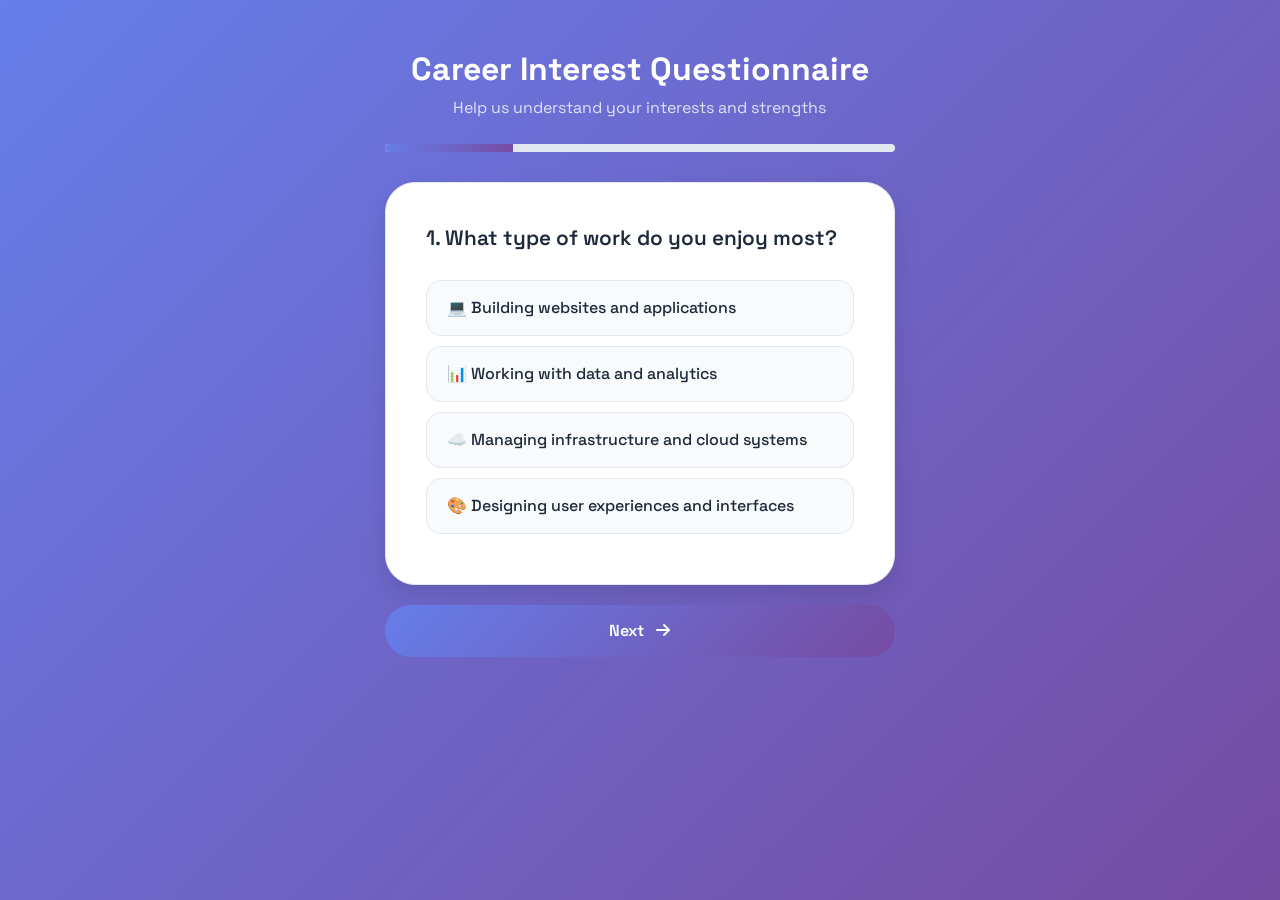
<file: templates/questionnaire.html>
<!DOCTYPE html>
<html lang="en">
<head>
    <meta charset="UTF-8">
    <meta name="viewport" content="width=device-width, initial-scale=1.0">
    <title>Career Questionnaire - AI Job Readiness Platform</title>
    <link href="https://cdn.jsdelivr.net/npm/bootstrap@5.1.3/dist/css/bootstrap.min.css" rel="stylesheet">
    <link href="https://fonts.googleapis.com/css2?family=Space+Grotesk:wght@300;400;500;600;700&display=swap" rel="stylesheet">
    <link rel="stylesheet" href="https://cdnjs.cloudflare.com/ajax/libs/font-awesome/6.0.0/css/all.min.css">
    <style>
        body {
            font-family: 'Space Grotesk', sans-serif;
            background: linear-gradient(135deg, #667eea 0%, #764ba2 100%);
            min-height: 100vh;
            padding: 50px 0;
        }
        
        .question-card {
            background: white;
            border-radius: 30px;
            padding: 40px;
            border: 1px solid #e2e8f0;
            margin-bottom: 20px;
            box-shadow: 0 10px 25px rgba(0,0,0,0.1);
        }
        
        .progress-bar-custom {
            height: 8px;
            background: #e2e8f0;
            border-radius: 10px;
            overflow: hidden;
            margin-bottom: 30px;
        }
        
        .progress-fill {
            height: 100%;
            background: linear-gradient(135deg, #667eea, #764ba2);
            transition: width 0.3s ease;
        }
        
        .option-label {
            display: block;
            padding: 15px 20px;
            background: #f8fafc;
            border: 1px solid #e2e8f0;
            border-radius: 15px;
            cursor: pointer;
            transition: all 0.3s ease;
            color: #1e293b;
            margin-bottom: 10px;
            font-weight: 500;
        }
        
        .option-label:hover {
            background: linear-gradient(135deg, rgba(102,126,234,0.1), rgba(118,75,162,0.1));
            border-color: #667eea;
            transform: translateX(5px);
        }
        
        input[type="radio"]:checked + .option-label {
            background: linear-gradient(135deg, #667eea, #764ba2);
            border-color: #667eea;
            color: white;
        }
        
        input[type="radio"] {
            display: none;
        }
        
        .btn-next {
            background: linear-gradient(135deg, #667eea, #764ba2);
            color: white;
            padding: 14px;
            border-radius: 50px;
            font-weight: 600;
            border: none;
            width: 100%;
            transition: all 0.3s ease;
        }
        
        .btn-next:hover {
            transform: translateY(-2px);
            box-shadow: 0 10px 25px rgba(102,126,234,0.3);
        }
        
        .btn-next:disabled {
            opacity: 0.6;
            cursor: not-allowed;
        }
        
        h2 {
            color: white;
            font-weight: 700;
        }
        
        .text-white-50 {
            color: rgba(255,255,255,0.8) !important;
        }
        
        .question-text {
            font-size: 1.3rem;
            font-weight: 600;
            margin-bottom: 25px;
            color: #1e293b;
        }
        
        .container {
            max-width: 800px;
        }
    </style>
</head>
<body>
    <div class="container">
        <div class="row justify-content-center">
            <div class="col-lg-8">
                <div class="text-center mb-4">
                    <h2>Career Interest Questionnaire</h2>
                    <p class="text-white-50">Help us understand your interests and strengths</p>
                </div>
                
                <div class="progress-bar-custom">
                    <div class="progress-fill" id="progressFill" style="width: 0%"></div>
                </div>
                
                <div id="questionsContainer"></div>
                
                <button class="btn-next" id="nextBtn" onclick="nextQuestion()">
                    Next <i class="fas fa-arrow-right ms-2"></i>
                </button>
            </div>
        </div>
    </div>
    
    <script>
        const questions = [
            {
                text: "What type of work do you enjoy most?",
                options: [
                    "💻 Building websites and applications",
                    "📊 Working with data and analytics",
                    "☁️ Managing infrastructure and cloud systems",
                    "🎨 Designing user experiences and interfaces"
                ]
            },
            {
                text: "How do you prefer to solve problems?",
                options: [
                    "✏️ Writing code and algorithms",
                    "📈 Analyzing data patterns",
                    "🏗️ Building scalable systems",
                    "👥 Collaborating with teams"
                ]
            },
            {
                text: "Which subject interests you the most?",
                options: [
                    "💻 Programming and Development",
                    "📐 Mathematics and Statistics",
                    "🚀 Cloud Computing and DevOps",
                    "📋 Product Strategy"
                ]
            },
            {
                text: "What's your ideal work environment?",
                options: [
                    "🎯 Deep focus on coding",
                    "📊 Data-driven decision making",
                    "⚙️ System architecture and optimization",
                    "🤝 Cross-functional collaboration"
                ]
            }
        ];
        
        let currentQuestion = 0;
        let answers = [];
        
        function loadQuestion() {
            const container = document.getElementById('questionsContainer');
            const q = questions[currentQuestion];
            
            container.innerHTML = `
                <div class="question-card">
                    <div class="question-text">${currentQuestion + 1}. ${q.text}</div>
                    ${q.options.map((opt, idx) => `
                        <div>
                            <input type="radio" name="question" value="${opt}" id="opt${idx}">
                            <label for="opt${idx}" class="option-label">${opt}</label>
                        </div>
                    `).join('')}
                </div>
            `;
            
            if (answers[currentQuestion]) {
                const radio = document.querySelector(`input[value="${answers[currentQuestion]}"]`);
                if (radio) radio.checked = true;
            }
            
            const progress = ((currentQuestion + 1) / questions.length) * 100;
            document.getElementById('progressFill').style.width = `${progress}%`;
            
            const nextBtn = document.getElementById('nextBtn');
            if (currentQuestion === questions.length - 1) {
                nextBtn.innerHTML = 'Submit <i class="fas fa-check ms-2"></i>';
            } else {
                nextBtn.innerHTML = 'Next <i class="fas fa-arrow-right ms-2"></i>';
            }
        }
        
        function nextQuestion() {
            const selected = document.querySelector('input[name="question"]:checked');
            if (!selected) {
                alert('Please select an answer');
                return;
            }
            
            answers[currentQuestion] = selected.value;
            
            if (currentQuestion < questions.length - 1) {
                currentQuestion++;
                loadQuestion();
            } else {
                submitQuestionnaire();
            }
        }
        
        async function submitQuestionnaire() {
            const btn = document.getElementById('nextBtn');
            btn.innerHTML = '<i class="fas fa-spinner fa-spin me-2"></i> Analyzing...';
            btn.disabled = true;
            
            try {
                const response = await fetch('/analyze-questionnaire', {
                    method: 'POST',
                    headers: { 'Content-Type': 'application/json' },
                    body: JSON.stringify({ answers: answers })
                });
                
                const data = await response.json();
                sessionStorage.setItem('suggestedRoles', JSON.stringify(data.roles));
                window.location.href = '/suggested-roles';
            } catch (error) {
                console.error('Error:', error);
                alert('Error submitting questionnaire. Please try again.');
                btn.innerHTML = 'Submit <i class="fas fa-check ms-2"></i>';
                btn.disabled = false;
            }
        }
        
        loadQuestion();
    </script>
</body>
</html>
</file>
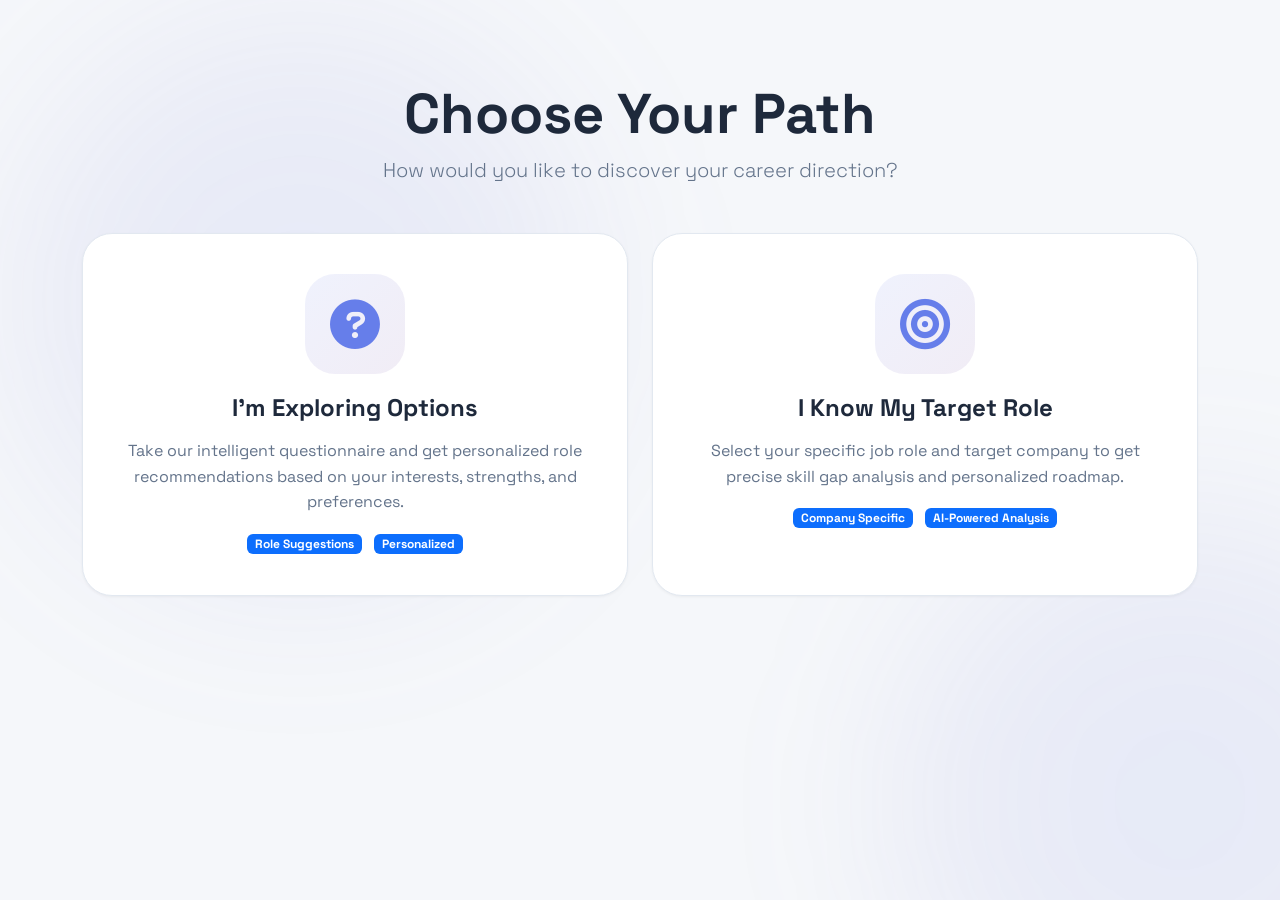
<file: templates/role_selection.html>
<!DOCTYPE html>
<html lang="en">
<head>
    <meta charset="UTF-8">
    <meta name="viewport" content="width=device-width, initial-scale=1.0">
    <title>Choose Your Path - AI Job Readiness Platform</title>
    <link href="https://cdn.jsdelivr.net/npm/bootstrap@5.1.3/dist/css/bootstrap.min.css" rel="stylesheet">
    <link href="https://fonts.googleapis.com/css2?family=Space+Grotesk:wght@300;400;500;600;700&display=swap" rel="stylesheet">
    <link rel="stylesheet" href="https://cdnjs.cloudflare.com/ajax/libs/font-awesome/6.0.0/css/all.min.css">
   <style>
    body {
        font-family: 'Space Grotesk', sans-serif;
        background: #f5f7fa;
        min-height: 100vh;
        padding: 80px 0;
        color: #1e293b;
    }
    
    .bg-animation {
        position: fixed;
        top: 0;
        left: 0;
        width: 100%;
        height: 100%;
        z-index: -1;
        overflow: hidden;
    }
    
    .gradient-sphere {
        position: absolute;
        width: 600px;
        height: 600px;
        background: radial-gradient(circle, rgba(102,126,234,0.1) 0%, rgba(118,75,162,0.05) 100%);
        border-radius: 50%;
        filter: blur(80px);
        animation: float 20s infinite;
    }
    
    .path-card {
        background: white;
        border-radius: 30px;
        padding: 40px;
        cursor: pointer;
        transition: all 0.3s ease;
        height: 100%;
        text-align: center;
        border: 1px solid #e2e8f0;
        box-shadow: 0 1px 3px rgba(0,0,0,0.05);
    }
    
    .path-card:hover {
        transform: translateY(-10px);
        border-color: #667eea;
        box-shadow: 0 20px 30px rgba(0,0,0,0.1);
    }
    
    .path-icon {
        width: 100px;
        height: 100px;
        background: linear-gradient(135deg, rgba(102,126,234,0.1), rgba(118,75,162,0.1));
        border-radius: 30px;
        display: flex;
        align-items: center;
        justify-content: center;
        margin: 0 auto 20px;
    }
    
    .path-icon i {
        font-size: 50px;
        color: #667eea;
    }
    
    .path-title {
        font-size: 24px;
        font-weight: 700;
        margin-bottom: 15px;
        color: #1e293b;
    }
    
    .path-desc {
        color: #64748b;
        line-height: 1.6;
    }
    
    .selected {
        border: 2px solid #667eea;
        background: rgba(102,126,234,0.05);
    }
    
    .company-badge {
        display: inline-block;
        background: #f1f5f9;
        padding: 8px 20px;
        border-radius: 50px;
        margin: 8px;
        cursor: pointer;
        transition: all 0.3s ease;
        color: #1e293b;
        border: 1px solid #e2e8f0;
    }
    
    .company-badge:hover, .company-badge.active {
        background: linear-gradient(135deg, #667eea, #764ba2);
        color: white;
    }
    
    .form-control, select.form-control {
        background: white;
        border: 1px solid #cbd5e1;
        color: #1e293b;
        border-radius: 15px;
        padding: 12px;
        font-size: 16px;
    }
    
    .form-control:focus, select.form-control:focus {
        border-color: #667eea;
        outline: none;
        box-shadow: 0 0 0 2px rgba(102,126,234,0.2);
    }
    
    select.form-control option {
        background: white;
        color: #1e293b;
    }
    
    label {
        color: #475569;
        font-weight: 500;
        margin-bottom: 8px;
        display: block;
    }
    
    .card {
        background: white;
        border: 1px solid #e2e8f0;
        border-radius: 20px;
        box-shadow: 0 1px 3px rgba(0,0,0,0.05);
    }
    
    .card-body {
        padding: 30px;
    }
    
    .text-white {
        color: #1e293b !important;
    }
    
    .text-muted {
        color: #64748b !important;
    }
    
    .text-white-50 {
        color: #64748b !important;
    }
    
    .btn-continue {
        background: linear-gradient(135deg, #667eea, #764ba2);
        color: white;
    }
    
    h1.display-4 {
        color: #1e293b;
    }
    
    .lead {
        color: #64748b;
    }
</style>
</head>
<body>
    <div class="bg-animation">
        <div class="gradient-sphere"></div>
        <div class="gradient-sphere" style="bottom: -200px; right: -200px; top: auto;"></div>
    </div>
    
    <div class="container">
        <div class="text-center mb-5">
            <h1 class="display-4 fw-bold text-white">Choose Your Path</h1>
            <p class="lead text-white-50">How would you like to discover your career direction?</p>
        </div>
        
        <div class="row g-4 mb-5">
            <div class="col-md-6">
                <div class="path-card" id="questionnairePath" onclick="selectPath('questionnaire')">
                    <div class="path-icon">
                        <i class="fas fa-question-circle"></i>
                    </div>
                    <h3 class="path-title">I'm Exploring Options</h3>
                    <p class="path-desc">Take our intelligent questionnaire and get personalized role recommendations based on your interests, strengths, and preferences.</p>
                    <div class="mt-3">
                        <span class="badge bg-primary me-2">Role Suggestions</span>
                        <span class="badge bg-primary">Personalized</span>
                    </div>
                </div>
            </div>
            
            <div class="col-md-6">
                <div class="path-card" id="directPath" onclick="selectPath('direct')">
                    <div class="path-icon">
                        <i class="fas fa-bullseye"></i>
                    </div>
                    <h3 class="path-title">I Know My Target Role</h3>
                    <p class="path-desc">Select your specific job role and target company to get precise skill gap analysis and personalized roadmap.</p>
                    <div class="mt-3">
                        <span class="badge bg-primary me-2">Company Specific</span>
                        <span class="badge bg-primary">AI-Powered Analysis</span>
                    </div>
                </div>
            </div>
        </div>
        
        <div id="companySelection" style="display: none;">
            <div class="card">
                <div class="card-body">
                    <h4 class="text-white mb-4">
                        Select Your Target Role & Company
                        <span class="ai-badge-header"><i class="fas fa-robot me-1"></i>Groq AI Enhanced</span>
                    </h4>
                    
                    <div class="row">
                        <div class="col-md-6 mb-3">
                            <label class="form-label">Job Role</label>
                            <select id="jobRole" class="form-control">
                                <option value="" disabled selected>-- Select a role --</option>
                                <option value="Software Engineer">💻 Software Engineer</option>
                                <option value="Data Scientist">📊 Data Scientist</option>
                                <option value="Frontend Developer">🎨 Frontend Developer</option>
                                <option value="Backend Developer">⚙️ Backend Developer</option>
                                <option value="DevOps Engineer">🚀 DevOps Engineer</option>
                                <option value="Full Stack Developer">🌐 Full Stack Developer</option>
                                <option value="Machine Learning Engineer">🤖 Machine Learning Engineer</option>
                                <option value="Product Manager">📋 Product Manager</option>
                            </select>
                        </div>
                        
                        <div class="col-md-6 mb-3">
                            <label class="form-label">Target Company</label>
                            <div id="companyButtons" class="mt-2">
                                <span class="company-badge" data-company="Google">Google</span>
                                <span class="company-badge" data-company="Microsoft">Microsoft</span>
                                <span class="company-badge" data-company="Amazon">Amazon</span>
                                <span class="company-badge" data-company="Flipkart">Flipkart</span>
                                <span class="company-badge" data-company="Deloitte">Deloitte</span>
                                <span class="company-badge" data-company="Other">Other</span>
                            </div>
                            <input type="text" id="otherCompany" class="form-control mt-2" placeholder="Enter company name" style="display: none;">
                        </div>
                    </div>
                    
                    <button class="btn btn-continue w-100 mt-4" onclick="analyzeWithRole()">
                        <i class="fas fa-robot me-2"></i>Analyze with AI
                    </button>
                </div>
            </div>
        </div>
        
        <button id="continueQuestionnaire" class="btn btn-continue w-100" style="display: none;" onclick="goToQuestionnaire()">
            <i class="fas fa-arrow-right me-2"></i>Take the Questionnaire
        </button>
    </div>
    
    <script>
        let selectedPath = null;
        
        function selectPath(path) {
            selectedPath = path;
            
            document.getElementById('questionnairePath').classList.remove('selected');
            document.getElementById('directPath').classList.remove('selected');
            document.getElementById(path + 'Path').classList.add('selected');
            
            if (path === 'questionnaire') {
                document.getElementById('companySelection').style.display = 'none';
                document.getElementById('continueQuestionnaire').style.display = 'block';
            } else {
                document.getElementById('companySelection').style.display = 'block';
                document.getElementById('continueQuestionnaire').style.display = 'none';
            }
        }
        
        // Company selection
        document.querySelectorAll('.company-badge').forEach(badge => {
            badge.addEventListener('click', function() {
                document.querySelectorAll('.company-badge').forEach(b => b.classList.remove('active'));
                this.classList.add('active');
                
                if (this.dataset.company === 'Other') {
                    document.getElementById('otherCompany').style.display = 'block';
                } else {
                    document.getElementById('otherCompany').style.display = 'none';
                }
            });
        });
        
        function goToQuestionnaire() {
            window.location.href = '/questionnaire';
        }
        
        async function analyzeWithRole() {
            const role = document.getElementById('jobRole').value;
            let company = document.querySelector('.company-badge.active')?.dataset.company;
            
            if (!role || role === "") {
                alert('Please select a job role');
                return;
            }
            
            if (!company) {
                alert('Please select a company');
                return;
            }
            
            if (company === 'Other') {
                company = document.getElementById('otherCompany').value;
                if (!company) {
                    alert('Please enter company name');
                    return;
                }
            }
            
            const btn = event.target;
            const originalText = btn.innerHTML;
            btn.innerHTML = '<i class="fas fa-spinner fa-spin me-2"></i>🤖 AI Analyzing...';
            btn.disabled = true;
            
            try {
                const response = await fetch('/api/ai-analyze', {
                    method: 'POST',
                    headers: { 'Content-Type': 'application/json' },
                    body: JSON.stringify({
                        role: role,
                        company: company
                    })
                });
                
                const data = await response.json();
                
                if (data.success) {
                    sessionStorage.setItem('analysisResults', JSON.stringify(data));
                    sessionStorage.setItem('targetRole', role);
                    sessionStorage.setItem('targetCompany', company);
                    sessionStorage.setItem('aiEnhanced', data.ai_enhanced || false);
                    
                    window.location.href = '/results';
                } else {
                    alert('Error: ' + (data.error || 'Unknown error'));
                    btn.innerHTML = originalText;
                    btn.disabled = false;
                }
            } catch (error) {
                console.error('Error:', error);
                alert('Error connecting to AI service. Please try again.');
                btn.innerHTML = originalText;
                btn.disabled = false;
            }
        }
    </script>
</body>
</html>
</file>
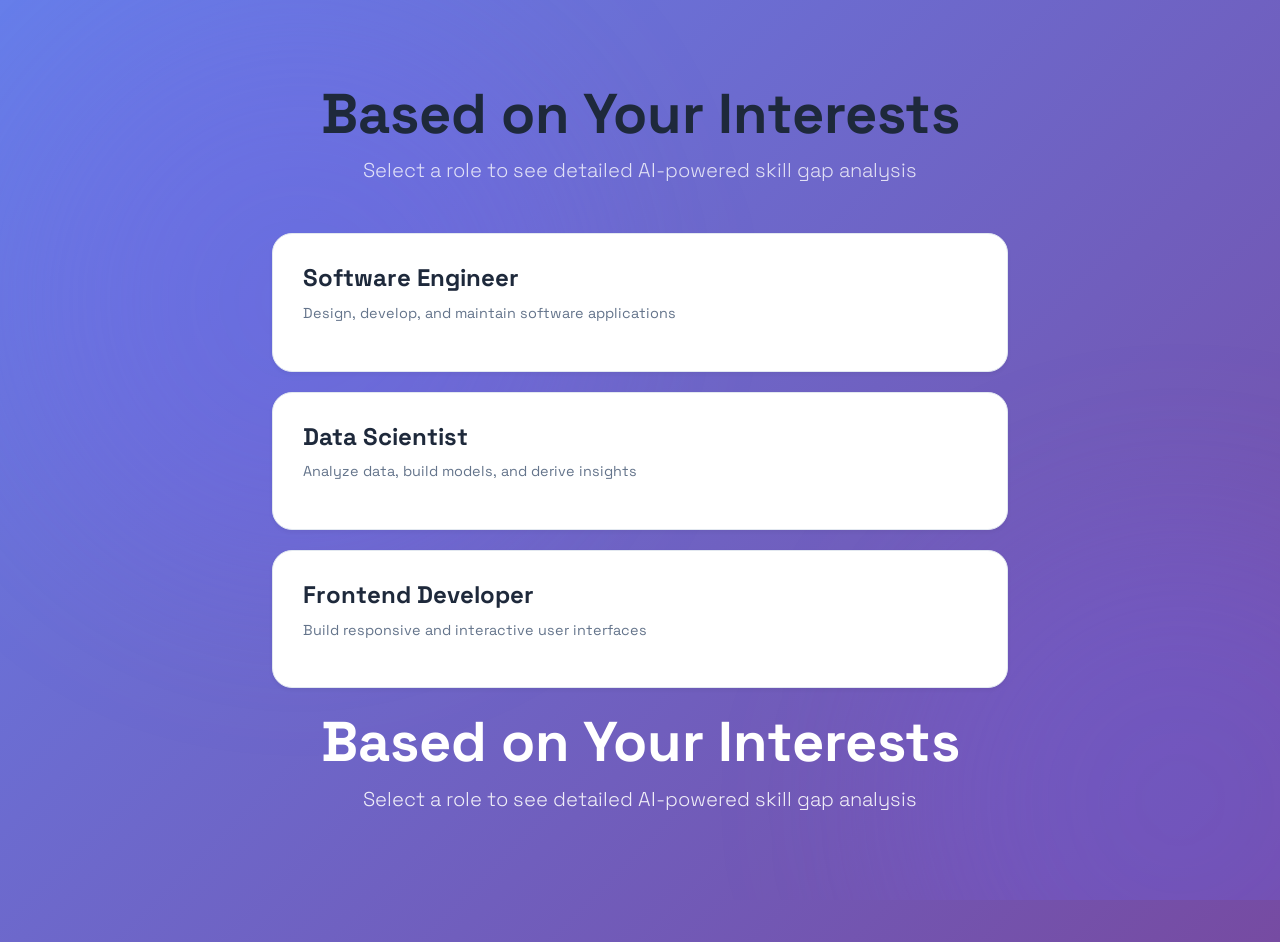
<file: templates/suggested_roles.html>
<!DOCTYPE html>
<html lang="en">
<head>
    <meta charset="UTF-8">
    <meta name="viewport" content="width=device-width, initial-scale=1.0">
    <title>Suggested Roles - AI Job Readiness Platform</title>
    <link href="https://cdn.jsdelivr.net/npm/bootstrap@5.1.3/dist/css/bootstrap.min.css" rel="stylesheet">
    <link href="https://fonts.googleapis.com/css2?family=Space+Grotesk:wght@300;400;500;600;700&display=swap" rel="stylesheet">
    <link rel="stylesheet" href="https://cdnjs.cloudflare.com/ajax/libs/font-awesome/6.0.0/css/all.min.css">
    <style>
        body {
            font-family: 'Space Grotesk', sans-serif;
            background: #0a0a0a;
            min-height: 100vh;
            padding: 80px 0;
            color: white;
        }
        
        .bg-animation {
            position: fixed;
            top: 0;
            left: 0;
            width: 100%;
            height: 100%;
            z-index: -1;
            overflow: hidden;
        }
        
        .gradient-sphere {
            position: absolute;
            width: 600px;
            height: 600px;
            background: radial-gradient(circle, rgba(99,102,241,0.3) 0%, rgba(168,85,247,0.1) 100%);
            border-radius: 50%;
            filter: blur(80px);
            animation: float 20s infinite;
        }
        
        @keyframes float {
            0%, 100% { transform: translate(0, 0); }
            50% { transform: translate(30px, -30px); }
        }
        
        .container {
            position: relative;
            z-index: 2;
        }
        
        .role-card {
            background: rgba(20, 20, 20, 0.95);
            backdrop-filter: blur(20px);
            border-radius: 20px;
            padding: 30px;
            cursor: pointer;
            margin-bottom: 20px;
            border: 1px solid rgba(255,255,255,0.1);
            transition: all 0.3s ease;
        }
        
        .role-card:hover {
            transform: translateY(-5px);
            border-color: #a855f7;
            background: rgba(168,85,247,0.1);
        }
        
        .role-card.selected {
            border: 2px solid #a855f7;
            background: rgba(168,85,247,0.2);
        }
        
        .role-title {
            font-size: 1.5rem;
            font-weight: 700;
            margin-bottom: 10px;
            color: white;
        }
        
        .role-description {
            color: rgba(255,255,255,0.6);
            font-size: 0.9rem;
        }
        
        .company-badge {
            display: inline-block;
            background: rgba(255,255,255,0.1);
            padding: 8px 20px;
            border-radius: 50px;
            margin: 8px;
            cursor: pointer;
            transition: all 0.3s ease;
            color: white;
        }
        
        .company-badge:hover, .company-badge.active {
            background: linear-gradient(135deg, #6366f1, #a855f7);
            color: white;
        }
        
        .btn-continue {
            background: linear-gradient(135deg, #6366f1, #a855f7);
            color: white;
            padding: 14px 40px;
            border-radius: 50px;
            font-weight: 600;
            border: none;
            transition: all 0.3s;
            width: 100%;
        }
        
        .btn-continue:hover {
            transform: translateY(-2px);
            box-shadow: 0 10px 30px rgba(99,102,241,0.4);
        }
        
        .btn-continue:disabled {
            opacity: 0.5;
            cursor: not-allowed;
        }
        
        .form-control {
            background: #1a1a2e;
            border: 1px solid rgba(168,85,247,0.3);
            color: white;
            border-radius: 15px;
            padding: 12px;
            font-size: 16px;
        }
        
        .form-control:focus {
            background: #1a1a2e;
            border-color: #a855f7;
            color: white;
            box-shadow: 0 0 0 0.2rem rgba(168,85,247,0.25);
            outline: none;
        }
        
        label {
            color: rgba(255,255,255,0.8);
            font-weight: 500;
            margin-bottom: 8px;
            display: block;
        }
        
        .card {
            background: rgba(20, 20, 20, 0.95);
            backdrop-filter: blur(20px);
            border: 1px solid rgba(255,255,255,0.1);
            border-radius: 20px;
        }
        
        .card-body {
            padding: 30px;
        }
        
        .text-muted {
            color: rgba(255,255,255,0.5) !important;
        }
        
        .ai-badge-header {
            background: linear-gradient(135deg, #6366f1, #a855f7);
            padding: 5px 12px;
            border-radius: 20px;
            font-size: 12px;
            font-weight: 600;
            display: inline-block;
            margin-left: 10px;
        }
        
        .alert {
            border-radius: 15px;
            margin-bottom: 20px;
        }
        
        .alert-danger {
            background: rgba(239,68,68,0.2);
            border: 1px solid #ef4444;
            color: #ef4444;
        }
        
        .alert-info {
            background: rgba(59,130,246,0.2);
            border: 1px solid #3b82f6;
            color: #60a5fa;
        }
    </style>
</head>
<body>
    <div class="bg-animation">
        <div class="gradient-sphere"></div>
        <div class="gradient-sphere" style="bottom: -200px; right: -200px; top: auto;"></div>
    </div>
    
    <div class="container">
        <div class="text-center mb-5">
            <h1 class="display-4 fw-bold text-white">Based on Your Interests</h1>
            <p class="lead text-white-50">Select a role to see detailed AI-powered skill gap analysis</p>
        </div>
        
        <div class="row justify-content-center">
            <div class="col-lg-8">
                <div id="alertContainer"></div>
                
                <div id="roles-container"></div>
                
                <div id="details-form" style="display: none;" class="mt-4">
                    <div class="card">
                        <div class="card-body">
                            <h4 class="text-white mb-4">
                                Customize Your Analysis
                                <span class="ai-badge-header"><i class="fas fa-robot me-1"></i>Groq AI Enhanced</span>
                            </h4>
                            
                            <div class="mb-4">
                                <label class="form-label"><i class="fas fa-building me-2"></i>Target Company</label>
                                <div id="companyButtons" class="mt-2">
                                    <span class="company-badge" data-company="Google">Google</span>
                                    <span class="company-badge" data-company="Microsoft">Microsoft</span>
                                    <span class="company-badge" data-company="Amazon">Amazon</span>
                                    <span class="company-badge" data-company="Flipkart">Flipkart</span>
                                    <span class="company-badge" data-company="Deloitte">Deloitte</span>
                                    <span class="company-badge" data-company="Other">Other</span>
                                </div>
                                <input type="text" id="otherCompany" class="form-control mt-2" placeholder="Enter company name" style="display: none;">
                            </div>
                            
                            <button id="analyze-btn" class="btn btn-continue mt-3">
                                <i class="fas fa-robot me-2"></i>Analyze with AI
                            </button>
                        </div>
                    </div>
                </div>
            </div>
        </div>
    </div>

    <script>
        const suggestedRoles = JSON.parse(sessionStorage.getItem('suggestedRoles') || '["Software Engineer", "Data Scientist", "Frontend Developer"]');
        let selectedRole = null;

        const roleDescriptions = {
            'Software Engineer': 'Design, develop, and maintain software applications',
            'Data Scientist': 'Analyze data, build models, and derive insights',
            'Frontend Developer': 'Build responsive and interactive user interfaces',
            'Backend Developer': 'Create server-side logic and databases',
            'DevOps Engineer': 'Manage infrastructure, CI/CD, and deployment',
            'Full Stack Developer': 'Work on both frontend and backend systems',
            'Machine Learning Engineer': 'Build and deploy ML models',
            'Product Manager': 'Drive product strategy and development'
        };

        function showAlert(message, type = 'info') {
            const container = document.getElementById('alertContainer');
            container.innerHTML = `
                <div class="alert alert-${type} alert-dismissible fade show" role="alert">
                    <i class="fas fa-${type === 'danger' ? 'exclamation-circle' : 'info-circle'} me-2"></i>
                    ${message}
                    <button type="button" class="btn-close" data-bs-dismiss="alert" aria-label="Close"></button>
                </div>
            `;
            
            // Auto dismiss after 5 seconds
            setTimeout(() => {
                const alert = container.querySelector('.alert');
                if (alert) alert.remove();
            }, 5000);
        }

        function renderRoles() {
            const container = document.getElementById('roles-container');
            container.innerHTML = suggestedRoles.map(role => `
                <div class="role-card" onclick="selectRole('${role.replace(/'/g, "\\'")}')">
                    <h3 class="role-title">${role}</h3>
                    <p class="role-description">${roleDescriptions[role] || 'Click to analyze this role'}</p>
                </div>
            `).join('');
        }

        function selectRole(role) {
            selectedRole = role;
            document.querySelectorAll('.role-card').forEach(card => card.classList.remove('selected'));
            event.currentTarget.classList.add('selected');
            document.getElementById('details-form').style.display = 'block';
            
            // Scroll to form
            document.getElementById('details-form').scrollIntoView({ behavior: 'smooth', block: 'start' });
        }

        // Company selection
        document.querySelectorAll('.company-badge').forEach(badge => {
            badge.addEventListener('click', function() {
                document.querySelectorAll('.company-badge').forEach(b => b.classList.remove('active'));
                this.classList.add('active');
                
                if (this.dataset.company === 'Other') {
                    document.getElementById('otherCompany').style.display = 'block';
                } else {
                    document.getElementById('otherCompany').style.display = 'none';
                }
            });
        });

        document.getElementById('analyze-btn').addEventListener('click', async () => {
            if (!selectedRole) {
                showAlert('Please select a role first', 'danger');
                return;
            }

            let company = document.querySelector('.company-badge.active')?.dataset.company;
            
            if (!company) {
                showAlert('Please select a target company', 'danger');
                return;
            }
            
            if (company === 'Other') {
                company = document.getElementById('otherCompany').value;
                if (!company) {
                    showAlert('Please enter company name', 'danger');
                    return;
                }
            }

            const btn = document.getElementById('analyze-btn');
            const originalText = btn.innerHTML;
            btn.innerHTML = '<i class="fas fa-spinner fa-spin me-2"></i>🤖 AI Analyzing with Groq...';
            btn.disabled = true;

            try {
                console.log('Sending request to /api/ai-analyze with:', { role: selectedRole, company: company });
                
                const response = await fetch('/api/ai-analyze', {
                    method: 'POST',
                    headers: { 
                        'Content-Type': 'application/json',
                        'Accept': 'application/json'
                    },
                    body: JSON.stringify({
                        role: selectedRole,
                        company: company
                    })
                });
                
                console.log('Response status:', response.status);
                
                const data = await response.json();
                console.log('Response data:', data);
                
                if (data.success) {
                    sessionStorage.setItem('analysisResults', JSON.stringify(data));
                    sessionStorage.setItem('targetRole', selectedRole);
                    sessionStorage.setItem('targetCompany', company);
                    sessionStorage.setItem('aiEnhanced', data.ai_enhanced || false);
                    
                    window.location.href = '/results';
                } else {
                    showAlert('Error: ' + (data.error || 'Unknown error'), 'danger');
                    btn.innerHTML = originalText;
                    btn.disabled = false;
                }
            } catch (error) {
                console.error('Detailed error:', error);
                showAlert('Error connecting to AI service: ' + error.message, 'danger');
                btn.innerHTML = originalText;
                btn.disabled = false;
            }
        });

        // Initialize
        renderRoles();
        
        // Set default selected company
        setTimeout(() => {
            const defaultCompany = document.querySelector('.company-badge');
            if (defaultCompany) {
                defaultCompany.classList.add('active');
            }
        }, 100);
    </script>
    
    <!-- Bootstrap JS for alerts -->
    <script src="https://cdn.jsdelivr.net/npm/bootstrap@5.1.3/dist/js/bootstrap.bundle.min.js"></script>
</body>
</html><!DOCTYPE html>
<html lang="en">
<head>
    <meta charset="UTF-8">
    <meta name="viewport" content="width=device-width, initial-scale=1.0">
    <title>Suggested Roles - AI Job Readiness Platform</title>
    <link href="https://cdn.jsdelivr.net/npm/bootstrap@5.1.3/dist/css/bootstrap.min.css" rel="stylesheet">
    <link href="https://fonts.googleapis.com/css2?family=Space+Grotesk:wght@300;400;500;600;700&display=swap" rel="stylesheet">
    <link rel="stylesheet" href="https://cdnjs.cloudflare.com/ajax/libs/font-awesome/6.0.0/css/all.min.css">
    <style>
        body {
            font-family: 'Space Grotesk', sans-serif;
            background: linear-gradient(135deg, #667eea 0%, #764ba2 100%);
            min-height: 100vh;
            padding: 80px 0;
        }
        
        .container {
            position: relative;
            z-index: 2;
        }
        
        .role-card {
            background: white;
            border-radius: 20px;
            padding: 30px;
            cursor: pointer;
            margin-bottom: 20px;
            border: 1px solid #e2e8f0;
            transition: all 0.3s ease;
            box-shadow: 0 2px 4px rgba(0,0,0,0.05);
        }
        
        .role-card:hover {
            transform: translateY(-5px);
            border-color: #667eea;
            box-shadow: 0 10px 30px rgba(102,126,234,0.2);
            background: linear-gradient(135deg, rgba(102,126,234,0.05), rgba(118,75,162,0.05));
        }
        
        .role-card.selected {
            border: 2px solid #667eea;
            background: linear-gradient(135deg, rgba(102,126,234,0.1), rgba(118,75,162,0.1));
        }
        
        .role-title {
            font-size: 1.5rem;
            font-weight: 700;
            margin-bottom: 10px;
            color: #1e293b;
        }
        
        .role-description {
            color: #64748b;
            font-size: 0.9rem;
        }
        
        .company-badge {
            display: inline-block;
            background: #f1f5f9;
            padding: 8px 20px;
            border-radius: 50px;
            margin: 8px;
            cursor: pointer;
            transition: all 0.3s ease;
            color: #1e293b;
            border: 1px solid #e2e8f0;
            font-weight: 500;
        }
        
        .company-badge:hover {
            background: linear-gradient(135deg, #667eea, #764ba2);
            color: white;
            border-color: transparent;
            transform: translateY(-2px);
        }
        
        .company-badge.active {
            background: linear-gradient(135deg, #667eea, #764ba2);
            color: white;
            border-color: transparent;
        }
        
        .btn-continue {
            background: linear-gradient(135deg, #667eea, #764ba2);
            color: white;
            padding: 14px 40px;
            border-radius: 50px;
            font-weight: 600;
            border: none;
            transition: all 0.3s;
            width: 100%;
        }
        
        .btn-continue:hover {
            transform: translateY(-2px);
            box-shadow: 0 10px 30px rgba(102,126,234,0.4);
        }
        
        .btn-continue:disabled {
            opacity: 0.5;
            cursor: not-allowed;
            transform: none;
        }
        
        .form-control {
            background: white;
            border: 1px solid #cbd5e1;
            color: #1e293b;
            border-radius: 15px;
            padding: 12px;
            font-size: 16px;
        }
        
        .form-control:focus {
            background: white;
            border-color: #667eea;
            color: #1e293b;
            box-shadow: 0 0 0 0.2rem rgba(102,126,234,0.25);
            outline: none;
        }
        
        .form-control::placeholder {
            color: #94a3b8;
        }
        
        label {
            color: #475569;
            font-weight: 500;
            margin-bottom: 8px;
            display: block;
        }
        
        .card {
            background: white;
            border: 1px solid #e2e8f0;
            border-radius: 20px;
            box-shadow: 0 10px 25px rgba(0,0,0,0.1);
        }
        
        .card-body {
            padding: 30px;
        }
        
        .text-white {
            color: #1e293b !important;
        }
        
        .text-muted {
            color: #64748b !important;
        }
        
        .text-white-50 {
            color: rgba(255,255,255,0.8) !important;
        }
        
        .ai-badge-header {
            background: linear-gradient(135deg, #667eea, #764ba2);
            padding: 5px 12px;
            border-radius: 20px;
            font-size: 12px;
            font-weight: 600;
            display: inline-block;
            margin-left: 10px;
            color: white;
        }
        
        .alert {
            border-radius: 15px;
            margin-bottom: 20px;
        }
        
        .alert-danger {
            background: #fee2e2;
            border: 1px solid #fecaca;
            color: #dc2626;
        }
        
        .alert-info {
            background: #e0f2fe;
            border: 1px solid #bae6fd;
            color: #0369a1;
        }
        
        h1.display-4 {
            color: white;
            font-weight: 700;
        }
        
        .lead {
            color: rgba(255,255,255,0.9);
        }
        
        .form-label i {
            color: #667eea;
        }
    </style>
</head>
<body>
    <div class="container">
        <div class="text-center mb-5">
            <h1 class="display-4 fw-bold">Based on Your Interests</h1>
            <p class="lead">Select a role to see detailed AI-powered skill gap analysis</p>
        </div>
        
        <div class="row justify-content-center">
            <div class="col-lg-8">
                <div id="alertContainer"></div>
                
                <div id="roles-container"></div>
                
                <div id="details-form" style="display: none;" class="mt-4">
                    <div class="card">
                        <div class="card-body">
                            <h4 class="mb-4" style="color: #1e293b;">
                                Customize Your Analysis
                                <span class="ai-badge-header"><i class="fas fa-robot me-1"></i>Groq AI Enhanced</span>
                            </h4>
                            
                            <div class="mb-4">
                                <label class="form-label"><i class="fas fa-building me-2"></i>Target Company</label>
                                <div id="companyButtons" class="mt-2">
                                    <span class="company-badge" data-company="Google">Google</span>
                                    <span class="company-badge" data-company="Microsoft">Microsoft</span>
                                    <span class="company-badge" data-company="Amazon">Amazon</span>
                                    <span class="company-badge" data-company="Flipkart">Flipkart</span>
                                    <span class="company-badge" data-company="Deloitte">Deloitte</span>
                                    <span class="company-badge" data-company="Other">Other</span>
                                </div>
                                <input type="text" id="otherCompany" class="form-control mt-2" placeholder="Enter company name" style="display: none;">
                            </div>
                            
                            <button id="analyze-btn" class="btn-continue">
                                <i class="fas fa-robot me-2"></i>Analyze with AI
                            </button>
                        </div>
                    </div>
                </div>
            </div>
        </div>
    </div>

    <script>
        const suggestedRoles = JSON.parse(sessionStorage.getItem('suggestedRoles') || '["Software Engineer", "Data Scientist", "Frontend Developer"]');
        let selectedRole = null;

        const roleDescriptions = {
            'Software Engineer': 'Design, develop, and maintain software applications',
            'Data Scientist': 'Analyze data, build models, and derive insights',
            'Frontend Developer': 'Build responsive and interactive user interfaces',
            'Backend Developer': 'Create server-side logic and databases',
            'DevOps Engineer': 'Manage infrastructure, CI/CD, and deployment',
            'Full Stack Developer': 'Work on both frontend and backend systems',
            'Machine Learning Engineer': 'Build and deploy ML models',
            'Product Manager': 'Drive product strategy and development'
        };

        function showAlert(message, type = 'info') {
            const container = document.getElementById('alertContainer');
            container.innerHTML = `
                <div class="alert alert-${type} alert-dismissible fade show" role="alert">
                    <i class="fas fa-${type === 'danger' ? 'exclamation-circle' : 'info-circle'} me-2"></i>
                    ${message}
                    <button type="button" class="btn-close" data-bs-dismiss="alert" aria-label="Close"></button>
                </div>
            `;
            
            setTimeout(() => {
                const alert = container.querySelector('.alert');
                if (alert) alert.remove();
            }, 5000);
        }

        function renderRoles() {
            const container = document.getElementById('roles-container');
            container.innerHTML = suggestedRoles.map(role => `
                <div class="role-card" onclick="selectRole('${role.replace(/'/g, "\\'")}')">
                    <h3 class="role-title">${role}</h3>
                    <p class="role-description">${roleDescriptions[role] || 'Click to analyze this role'}</p>
                </div>
            `).join('');
        }

        function selectRole(role) {
            selectedRole = role;
            document.querySelectorAll('.role-card').forEach(card => card.classList.remove('selected'));
            event.currentTarget.classList.add('selected');
            document.getElementById('details-form').style.display = 'block';
            
            document.getElementById('details-form').scrollIntoView({ behavior: 'smooth', block: 'start' });
        }

        // Company selection
        document.querySelectorAll('.company-badge').forEach(badge => {
            badge.addEventListener('click', function() {
                document.querySelectorAll('.company-badge').forEach(b => b.classList.remove('active'));
                this.classList.add('active');
                
                if (this.dataset.company === 'Other') {
                    document.getElementById('otherCompany').style.display = 'block';
                } else {
                    document.getElementById('otherCompany').style.display = 'none';
                }
            });
        });

        document.getElementById('analyze-btn').addEventListener('click', async () => {
            if (!selectedRole) {
                showAlert('Please select a role first', 'danger');
                return;
            }

            let company = document.querySelector('.company-badge.active')?.dataset.company;
            
            if (!company) {
                showAlert('Please select a target company', 'danger');
                return;
            }
            
            if (company === 'Other') {
                company = document.getElementById('otherCompany').value;
                if (!company) {
                    showAlert('Please enter company name', 'danger');
                    return;
                }
            }

            const btn = document.getElementById('analyze-btn');
            const originalText = btn.innerHTML;
            btn.innerHTML = '<i class="fas fa-spinner fa-spin me-2"></i>🤖 AI Analyzing with Groq...';
            btn.disabled = true;

            try {
                console.log('Sending request to /api/ai-analyze with:', { role: selectedRole, company: company });
                
                const response = await fetch('/api/ai-analyze', {
                    method: 'POST',
                    headers: { 
                        'Content-Type': 'application/json',
                        'Accept': 'application/json'
                    },
                    body: JSON.stringify({
                        role: selectedRole,
                        company: company
                    })
                });
                
                console.log('Response status:', response.status);
                
                const data = await response.json();
                console.log('Response data:', data);
                
                if (data.success) {
                    sessionStorage.setItem('analysisResults', JSON.stringify(data));
                    sessionStorage.setItem('targetRole', selectedRole);
                    sessionStorage.setItem('targetCompany', company);
                    sessionStorage.setItem('aiEnhanced', data.ai_enhanced || false);
                    
                    window.location.href = '/results';
                } else {
                    showAlert('Error: ' + (data.error || 'Unknown error'), 'danger');
                    btn.innerHTML = originalText;
                    btn.disabled = false;
                }
            } catch (error) {
                console.error('Detailed error:', error);
                showAlert('Error connecting to AI service: ' + error.message, 'danger');
                btn.innerHTML = originalText;
                btn.disabled = false;
            }
        });

        // Initialize
        renderRoles();
        
        // Set default selected company
        setTimeout(() => {
            const defaultCompany = document.querySelector('.company-badge');
            if (defaultCompany) {
                defaultCompany.classList.add('active');
            }
        }, 100);
    </script>
    
    <script src="https://cdn.jsdelivr.net/npm/bootstrap@5.1.3/dist/js/bootstrap.bundle.min.js"></script>
</body>
</html>
</file>
